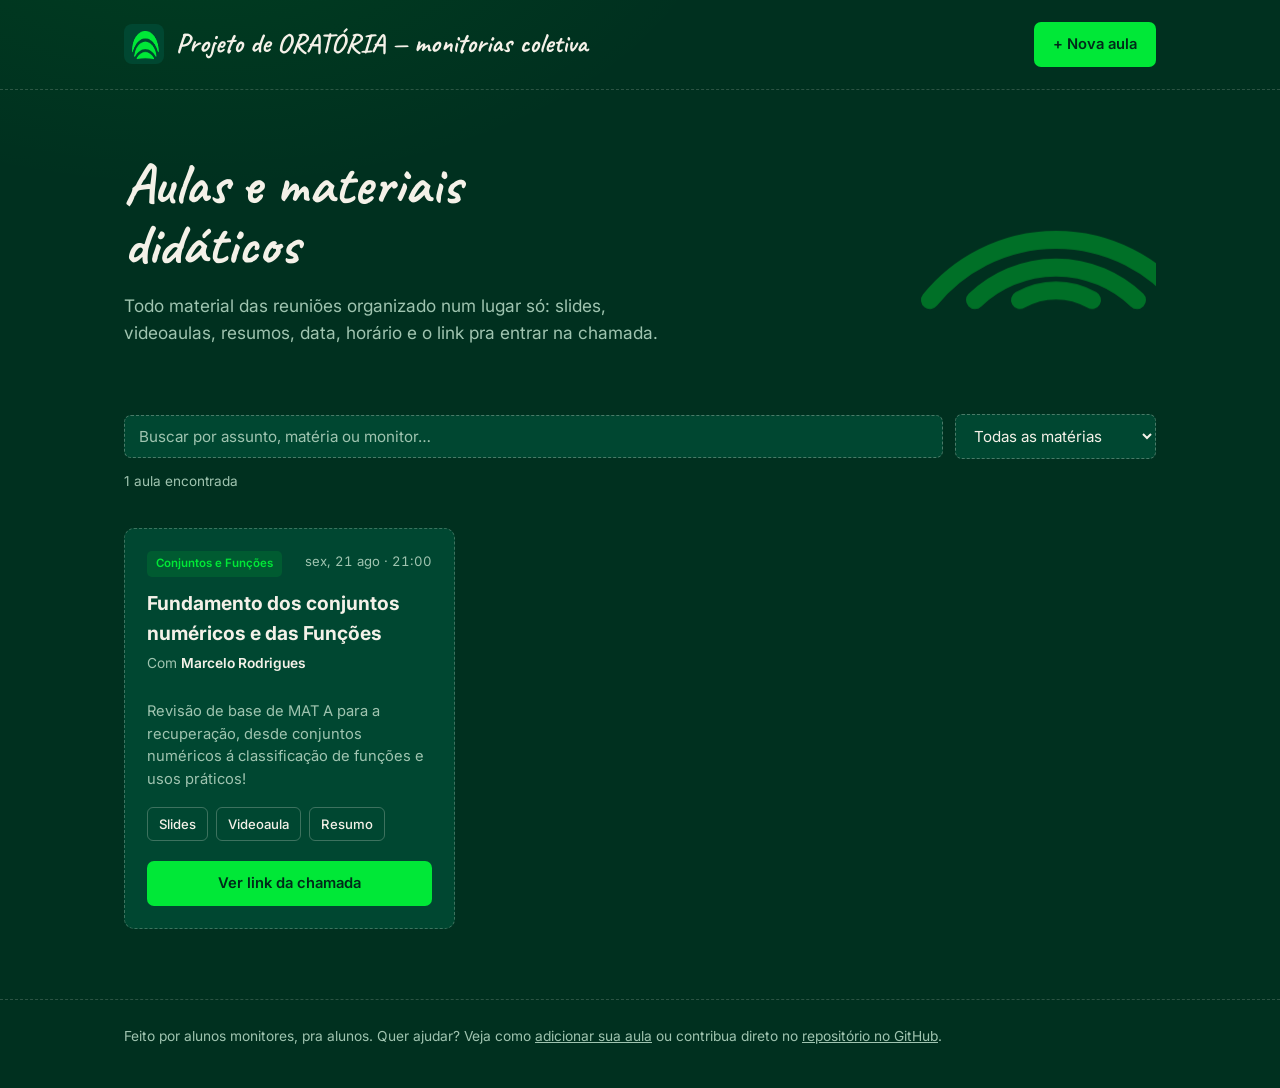
<file: index.html>
<!DOCTYPE html>
<html lang="pt-BR">
<head>
  <meta charset="UTF-8" />
  <meta name="viewport" content="width=device-width, initial-scale=1.0" />
  <title>PROJETO ORATÓRIA — monitorias coletiva</title>
  <meta name="description" content="Slides, videoaulas e resumos das monitorias dadas por alunos para ajudar colegas com dificuldade." />
  <link rel="icon" href="assets/img/logo.png" />
  <link rel="stylesheet" href="assets/style.css" />
</head>
<body>

  <header class="site">
    <div class="wrap">
      <a class="brand" href="index.html">
        <img src="assets/img/logo.png" alt="Logo Aulas Colab" />
          <span>
          <span class="brand-name">Projeto de ORATÓRIA — monitorias coletiva</span>
        </span>
      </a>
      <a class="btn btn-primary" href="adicionar.html">+ Nova aula</a>
    </div>
  </header>

  <main class="wrap">
    <section class="hero">
      <div class="hero-rings" aria-hidden="true">
        <svg viewBox="0 0 200 200">
          <path d="M 30 150 A 90 90 0 0 1 170 150" />
          <path d="M 55 150 A 65 65 0 0 1 145 150" />
          <path d="M 80 150 A 40 40 0 0 1 120 150" />
        </svg>
      </div>
      <h1>Aulas e materiais didáticos</h1>
      <p>
        Todo material das reuniões organizado num lugar só: slides,
        videoaulas, resumos, data, horário e o link pra entrar na chamada.
      </p>
    </section>

    <section class="filters" aria-label="Filtrar aulas">
      <input type="search" id="busca" placeholder="Buscar por assunto, matéria ou monitor…" aria-label="Buscar aula" />
      <select id="filtro-materia" aria-label="Filtrar por matéria">
        <option value="todas">Todas as matérias</option>
      </select>
      <span class="filters-count" id="contagem"></span>
    </section>

    <section id="grid-aulas" class="grid" aria-live="polite">
      <!-- preenchido via script.js -->
    </section>
  </main>

  <footer class="site">
    <div class="wrap">
      Feito por alunos monitores, pra alunos. Quer ajudar? Veja como
      <a href="adicionar.html">adicionar sua aula</a> ou contribua direto no
      <a href="https://github.com/" target="_blank" rel="noopener">repositório no GitHub</a>.
    </div>
  </footer>

  <script src="assets/data.js"></script>
  <script src="assets/script.js"></script>
</body>
</html>
</file>
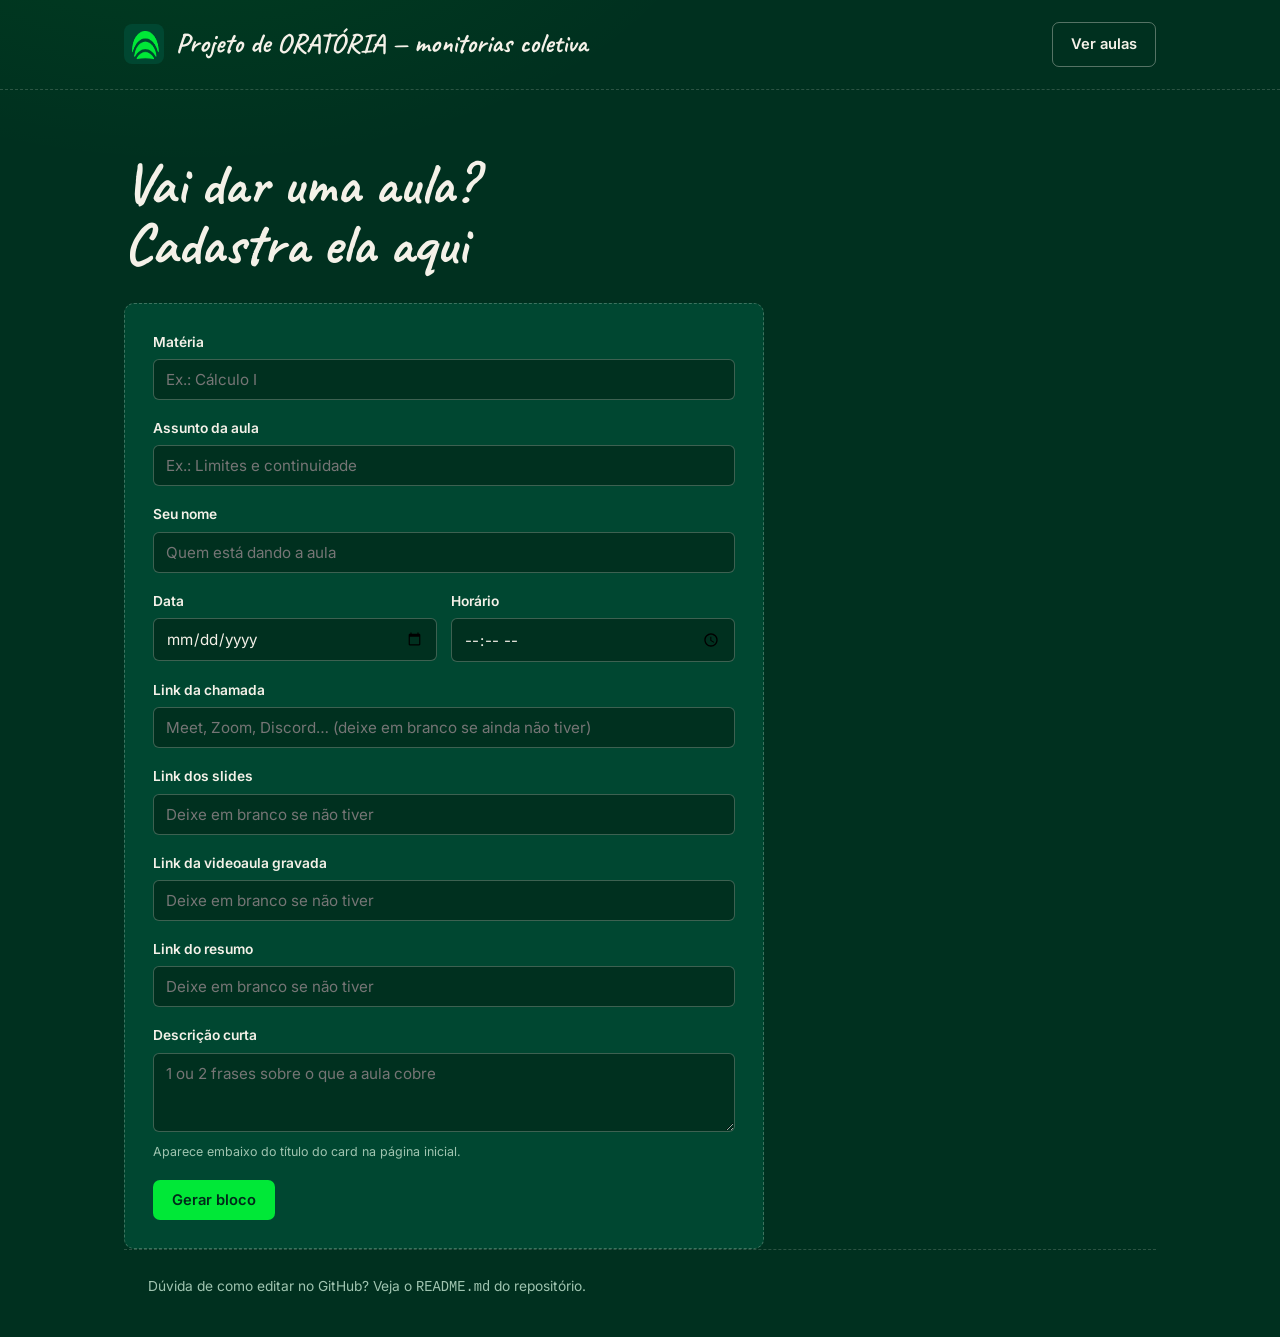
<file: adicionar.html>
<!DOCTYPE html>
<html lang="pt-BR">
<head>
  <meta charset="UTF-8" />
  <meta name="viewport" content="width=device-width, initial-scale=1.0" />
  <title>Nova aula — Aulas Colab</title>
  <link rel="icon" href="assets/img/logo.png" />
  <link rel="stylesheet" href="assets/style.css" />
</head>
<body>

  <header class="site">
    <div class="wrap">
      <a class="brand" href="index.html">
        <img src="assets/img/logo.png" alt="Logo Aulas Colab" />
        <span>
          <span class="brand-name">Projeto de ORATÓRIA — monitorias coletiva</span>
        </span>
      </a>
      <a class="btn btn-ghost" href="index.html">Ver aulas</a>
    </div>
  </header>

  <main class="wrap">
    <section class="hero" style="padding-bottom: 10px;">
      <h1 style="max-width: 18ch;">Vai dar uma aula? Cadastra ela aqui</h1>
    </section>

    <form id="form-aula" class="form-card">
      <div class="field">
        <label for="materia">Matéria</label>
        <input type="text" id="materia" placeholder="Ex.: Cálculo I" required />
      </div>

      <div class="field">
        <label for="titulo">Assunto da aula</label>
        <input type="text" id="titulo" placeholder="Ex.: Limites e continuidade" required />
      </div>

      <div class="field">
        <label for="monitor">Seu nome</label>
        <input type="text" id="monitor" placeholder="Quem está dando a aula" required />
      </div>

      <div class="field-row">
        <div class="field">
          <label for="data">Data</label>
          <input type="date" id="data" required />
        </div>
        <div class="field">
          <label for="horario">Horário</label>
          <input type="time" id="horario" required />
        </div>
      </div>

      <div class="field">
        <label for="linkReuniao">Link da chamada</label>
        <input type="url" id="linkReuniao" placeholder="Meet, Zoom, Discord… (deixe em branco se ainda não tiver)" />
      </div>

      <div class="field">
        <label for="slides">Link dos slides</label>
        <input type="url" id="slides" placeholder="Deixe em branco se não tiver" />
      </div>

      <div class="field">
        <label for="video">Link da videoaula gravada</label>
        <input type="url" id="video" placeholder="Deixe em branco se não tiver" />
      </div>

      <div class="field">
        <label for="resumo">Link do resumo</label>
        <input type="url" id="resumo" placeholder="Deixe em branco se não tiver" />
      </div>

      <div class="field">
        <label for="descricao">Descrição curta</label>
        <textarea id="descricao" rows="3" placeholder="1 ou 2 frases sobre o que a aula cobre" required></textarea>
        <p class="field-hint">Aparece embaixo do título do card na página inicial.</p>
      </div>

      <button type="submit" class="btn btn-primary">Gerar bloco</button>
    </form>

    <div id="output-box" class="form-card output-box" hidden>
      <label for="saida" style="display:block; font-weight:600; margin-bottom:8px;">
        Cole isto dentro de <code style="background:var(--bg-deep); padding:2px 6px; border-radius:4px;">assets/data.js</code>, logo depois de <code style="background:var(--bg-deep); padding:2px 6px; border-radius:4px;">const AULAS = [</code>
      </label>
      <pre id="saida"></pre>
      <button type="button" id="btn-copiar" class="btn btn-ghost">Copiar bloco</button>
    </div>


  <footer class="site">
    <div class="wrap">
      Dúvida de como editar no GitHub? Veja o <code>README.md</code> do repositório.
    </div>
  </footer>

  <script src="assets/adicionar.js"></script>
</body>
</html>
</file>
<file: assets/style.css>
/* ==========================================================================
   Aulas Colab — tema "quadro-negro"
   Paleta extraída da logo enviada: fundo verde escuro + verde-giz vibrante.
   ========================================================================== */

@import url("https://fonts.googleapis.com/css2?family=Caveat:wght@600;700&family=Inter:wght@400;500;600;700&display=swap");

:root {
  --bg-deep: #00301f;
  --bg-board: #004731;
  --bg-board-soft: #0a5138;
  --chalk-bright: #00e837;
  --chalk-bright-dim: #00a835;
  --chalk-white: #f4f1e8;
  --chalk-dim: #9fc4b0;
  --paper: #eee8d8;
  --danger-chalk: #ffb35c;

  --font-display: "Caveat", cursive;
  --font-body: "Inter", system-ui, -apple-system, sans-serif;

  --radius-card: 10px;
  --max-width: 1080px;
}

* {
  box-sizing: border-box;
}

html {
  scroll-behavior: smooth;
}

body {
  margin: 0;
  background:
    radial-gradient(ellipse 900px 500px at 15% -10%, rgba(0, 232, 55, 0.08), transparent 60%),
    var(--bg-deep);
  color: var(--chalk-white);
  font-family: var(--font-body);
  line-height: 1.55;
  -webkit-font-smoothing: antialiased;
}

/* subtle chalk-dust texture on the whole page */
body::before {
  content: "";
  position: fixed;
  inset: 0;
  pointer-events: none;
  opacity: 0.05;
  background-image:
    radial-gradient(circle at 20% 30%, #fff 0.6px, transparent 0.6px),
    radial-gradient(circle at 70% 65%, #fff 0.6px, transparent 0.6px),
    radial-gradient(circle at 45% 85%, #fff 0.5px, transparent 0.5px);
  background-size: 140px 140px, 180px 180px, 160px 160px;
  z-index: 0;
}

a {
  color: var(--chalk-bright);
}

img {
  max-width: 100%;
  display: block;
}

.wrap {
  max-width: var(--max-width);
  margin: 0 auto;
  padding: 0 24px;
  position: relative;
  z-index: 1;
}

/* ---------- header ---------- */

header.site {
  padding: 22px 0;
  border-bottom: 1px dashed rgba(244, 241, 232, 0.18);
}

header.site .wrap {
  display: flex;
  align-items: center;
  justify-content: space-between;
  gap: 16px;
}

.brand {
  display: flex;
  align-items: center;
  gap: 12px;
  text-decoration: none;
  color: var(--chalk-white);
}

.brand img {
  width: 40px;
  height: 40px;
  border-radius: 8px;
}

.brand-name {
  font-family: var(--font-display);
  font-size: 1.7rem;
  font-weight: 700;
  line-height: 1;
}

.brand-tag {
  display: block;
  font-family: var(--font-body);
  font-size: 0.72rem;
  color: var(--chalk-dim);
  font-weight: 500;
  margin-top: 2px;
}

.btn {
  display: inline-flex;
  align-items: center;
  gap: 8px;
  padding: 10px 18px;
  border-radius: 7px;
  font-family: var(--font-body);
  font-weight: 600;
  font-size: 0.92rem;
  text-decoration: none;
  border: 1px solid transparent;
  cursor: pointer;
  transition: transform 0.12s ease, background 0.15s ease;
}

.btn:active {
  transform: translateY(1px);
}

.btn-primary {
  background: var(--chalk-bright);
  color: #00291a;
}

.btn-primary:hover {
  background: #2dff5f;
}

.btn-ghost {
  background: transparent;
  color: var(--chalk-white);
  border-color: rgba(244, 241, 232, 0.35);
}

.btn-ghost:hover {
  border-color: var(--chalk-bright);
  color: var(--chalk-bright);
}

/* ---------- hero ---------- */

.hero {
  padding: 64px 0 40px;
  position: relative;
  overflow: hidden;
}

.hero-rings {
  position: absolute;
  top: -60px;
  right: -80px;
  width: 360px;
  height: 360px;
  pointer-events: none;
}

.hero-rings svg {
  width: 100%;
  height: 100%;
}

.hero-rings path {
  stroke: var(--chalk-bright);
  fill: none;
  stroke-width: 10;
  stroke-linecap: round;
  opacity: 0;
  transform-origin: 50% 100%;
  animation: ring-in 1s ease forwards;
}

.hero-rings path:nth-child(1) { animation-delay: 0.05s; }
.hero-rings path:nth-child(2) { animation-delay: 0.2s; }
.hero-rings path:nth-child(3) { animation-delay: 0.35s; }

@keyframes ring-in {
  from { opacity: 0; transform: scale(0.85); }
  to { opacity: 0.35; transform: scale(1); }
}

@media (prefers-reduced-motion: reduce) {
  .hero-rings path { animation: none; opacity: 0.35; }
}

.hero h1 {
  font-family: var(--font-display);
  font-weight: 700;
  font-size: clamp(2.4rem, 5vw, 3.6rem);
  line-height: 1.05;
  max-width: 14ch;
  margin: 0 0 18px;
  color: var(--chalk-white);
}

.hero p {
  max-width: 52ch;
  color: var(--chalk-dim);
  font-size: 1.08rem;
  margin: 0 0 28px;
}

/* ---------- filter bar ---------- */

.filters {
  display: flex;
  flex-wrap: wrap;
  gap: 12px;
  align-items: center;
  margin-bottom: 36px;
}

.filters input[type="search"],
.filters select {
  font-family: var(--font-body);
  font-size: 0.95rem;
  background: var(--bg-board);
  border: 1px dashed rgba(244, 241, 232, 0.3);
  color: var(--chalk-white);
  padding: 11px 14px;
  border-radius: 7px;
  outline: none;
}

.filters input[type="search"] {
  flex: 1 1 240px;
}

.filters input[type="search"]::placeholder {
  color: var(--chalk-dim);
}

.filters select {
  flex: 0 0 auto;
}

.filters input:focus,
.filters select:focus {
  border-color: var(--chalk-bright);
}

.filters-count {
  font-size: 0.85rem;
  color: var(--chalk-dim);
  width: 100%;
}

/* ---------- cards grid ---------- */

.grid {
  display: grid;
  grid-template-columns: repeat(auto-fill, minmax(300px, 1fr));
  gap: 20px;
  padding-bottom: 70px;
}

.card {
  background: var(--bg-board);
  border-radius: var(--radius-card);
  padding: 22px;
  position: relative;
  border: 1.5px dashed rgba(244, 241, 232, 0.25);
  display: flex;
  flex-direction: column;
  gap: 12px;
}

.card-top {
  display: flex;
  justify-content: space-between;
  align-items: flex-start;
  gap: 10px;
}

.card-subject {
  font-size: 0.72rem;
  font-weight: 600;
  color: var(--chalk-bright);
  background: rgba(0, 232, 55, 0.12);
  border-radius: 5px;
  padding: 4px 9px;
  white-space: nowrap;
}

.card-when {
  font-size: 0.82rem;
  color: var(--chalk-dim);
  text-align: right;
  font-variant-numeric: tabular-nums;
}

.card h3 {
  margin: 0;
  font-size: 1.2rem;
  font-weight: 700;
  color: var(--chalk-white);
}

.card-monitor {
  font-size: 0.86rem;
  color: var(--chalk-dim);
  margin-top: -8px;
}

.card-monitor strong {
  color: var(--chalk-white);
  font-weight: 600;
}

.card p.desc {
  margin: 0;
  font-size: 0.92rem;
  color: var(--chalk-dim);
}

.card-materials {
  display: flex;
  flex-wrap: wrap;
  gap: 8px;
  margin-top: 4px;
}

.chip {
  font-size: 0.82rem;
  font-weight: 500;
  padding: 6px 11px;
  border-radius: 6px;
  text-decoration: none;
  border: 1px solid rgba(244, 241, 232, 0.25);
  color: var(--chalk-white);
  display: inline-flex;
  align-items: center;
  gap: 6px;
}

.chip:hover {
  border-color: var(--chalk-bright);
  color: var(--chalk-bright);
}

.chip.disabled {
  opacity: 0.35;
  pointer-events: none;
  border-style: dashed;
}

.card-actions {
  margin-top: auto;
  padding-top: 8px;
}

.card-actions .btn {
  width: 100%;
  justify-content: center;
}

.card-actions .btn.disabled {
  opacity: 0.4;
  pointer-events: none;
}

.empty-state {
  text-align: center;
  padding: 60px 20px;
  color: var(--chalk-dim);
}

.empty-state span {
  font-family: var(--font-display);
  font-size: 1.6rem;
  color: var(--chalk-white);
  display: block;
  margin-bottom: 6px;
}

/* ---------- add-class page ---------- */

.form-card {
  background: var(--bg-board);
  border: 1.5px dashed rgba(244, 241, 232, 0.25);
  border-radius: var(--radius-card);
  padding: 28px;
  max-width: 640px;
}

.field {
  margin-bottom: 18px;
}

.field label {
  display: block;
  font-size: 0.86rem;
  font-weight: 600;
  margin-bottom: 6px;
  color: var(--chalk-white);
}

.field-hint {
  font-size: 0.78rem;
  color: var(--chalk-dim);
  margin-top: 4px;
}

.field input,
.field textarea {
  width: 100%;
  font-family: var(--font-body);
  font-size: 0.95rem;
  background: var(--bg-deep);
  border: 1px solid rgba(244, 241, 232, 0.25);
  color: var(--chalk-white);
  padding: 10px 12px;
  border-radius: 6px;
  outline: none;
}

.field input:focus,
.field textarea:focus {
  border-color: var(--chalk-bright);
}

.field-row {
  display: flex;
  gap: 14px;
}

.field-row .field {
  flex: 1;
}

.output-box {
  margin-top: 26px;
}

.output-box pre {
  background: var(--bg-deep);
  border: 1px dashed rgba(244, 241, 232, 0.3);
  border-radius: 8px;
  padding: 16px;
  font-size: 0.82rem;
  color: var(--paper);
  overflow-x: auto;
  white-space: pre-wrap;
  word-break: break-word;
}

.steps {
  margin-top: 34px;
  max-width: 640px;
}

.steps h2 {
  font-family: var(--font-display);
  font-size: 1.6rem;
  margin-bottom: 14px;
}

.steps ol {
  padding-left: 20px;
  color: var(--chalk-dim);
}

.steps li {
  margin-bottom: 10px;
}

.steps code {
  background: var(--bg-board);
  padding: 2px 6px;
  border-radius: 4px;
  color: var(--paper);
  font-size: 0.88em;
}

/* ---------- footer ---------- */

footer.site {
  border-top: 1px dashed rgba(244, 241, 232, 0.18);
  padding: 26px 0 40px;
  color: var(--chalk-dim);
  font-size: 0.86rem;
}

footer.site a {
  color: var(--chalk-dim);
  text-decoration: underline;
}

footer.site a:hover {
  color: var(--chalk-bright);
}

/* ---------- responsive ---------- */

@media (max-width: 640px) {
  header.site .wrap {
    flex-wrap: wrap;
  }

  .hero-rings {
    width: 220px;
    height: 220px;
    top: -30px;
    right: -60px;
  }

  .field-row {
    flex-direction: column;
    gap: 0;
  }
}

/* ---------- focus visibility ---------- */

a:focus-visible,
button:focus-visible,
input:focus-visible,
select:focus-visible,
textarea:focus-visible {
  outline: 2px solid var(--chalk-bright);
  outline-offset: 2px;
}
</file>
